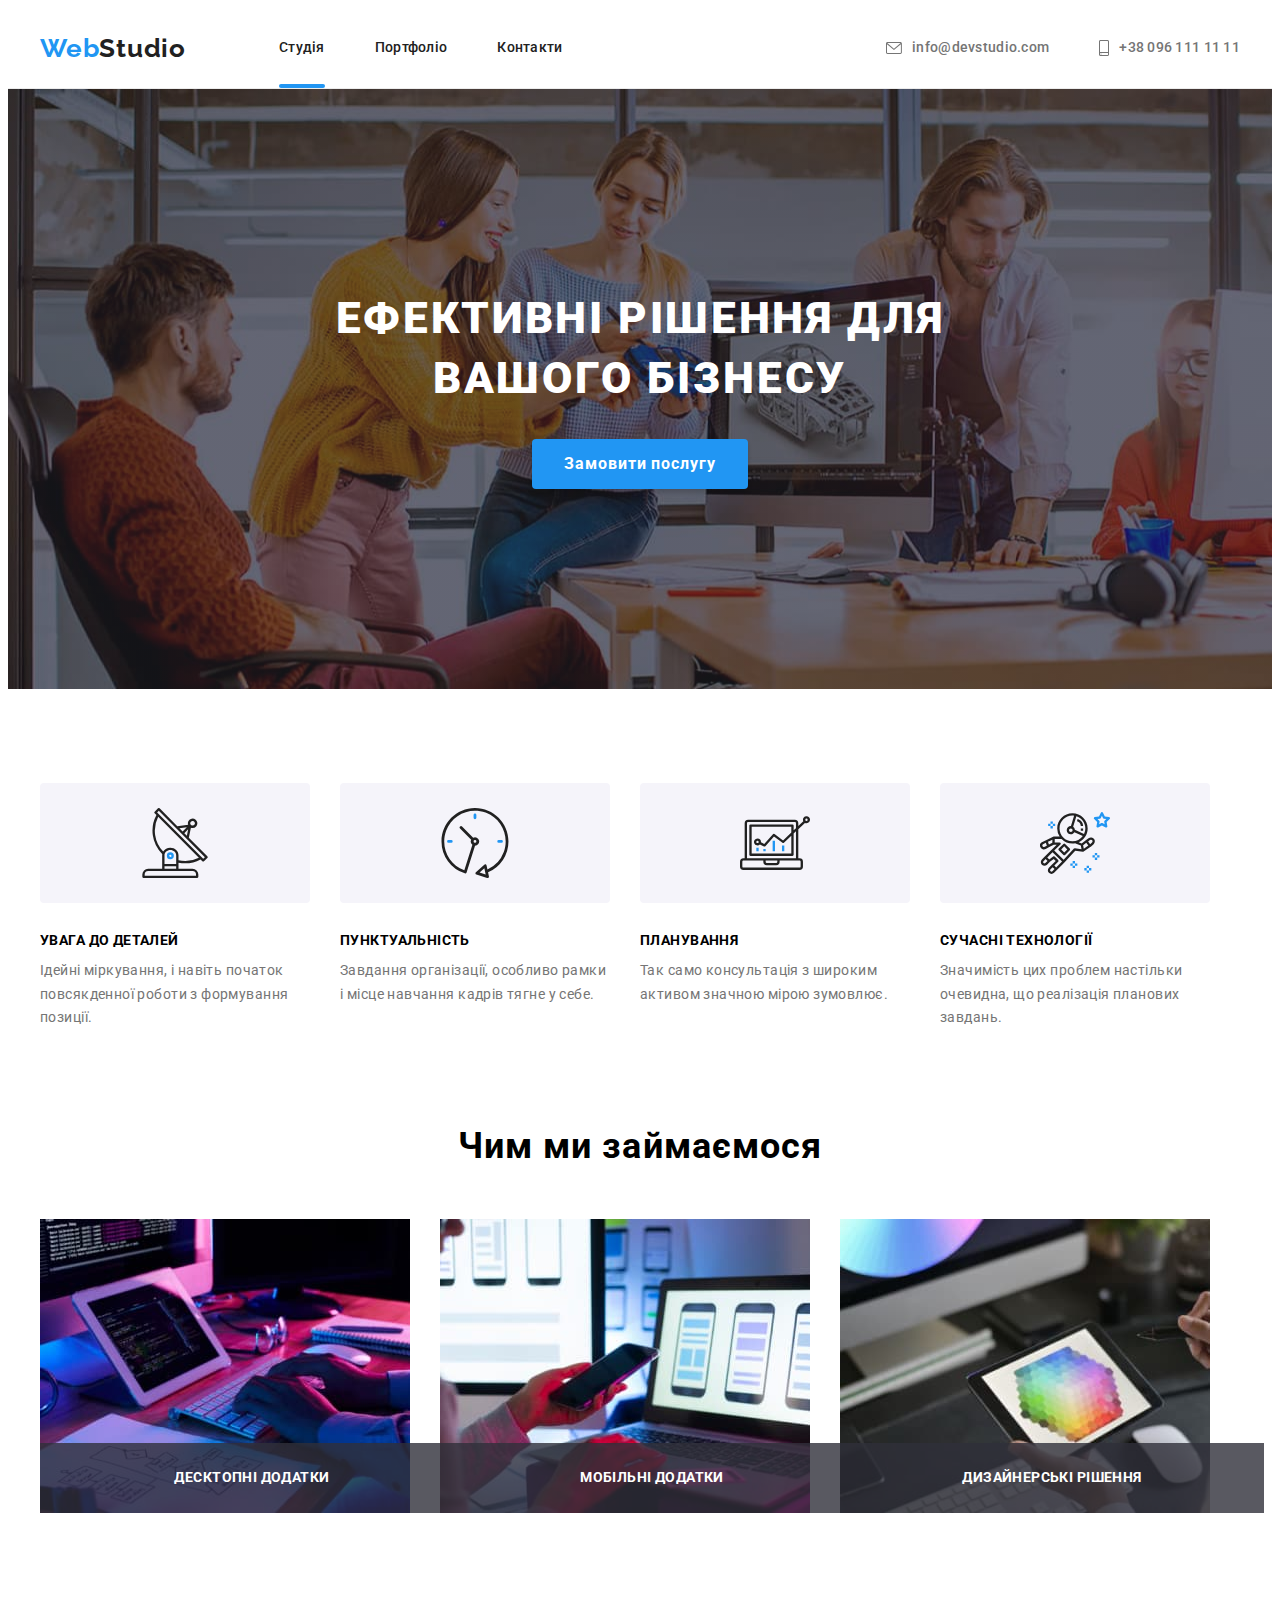
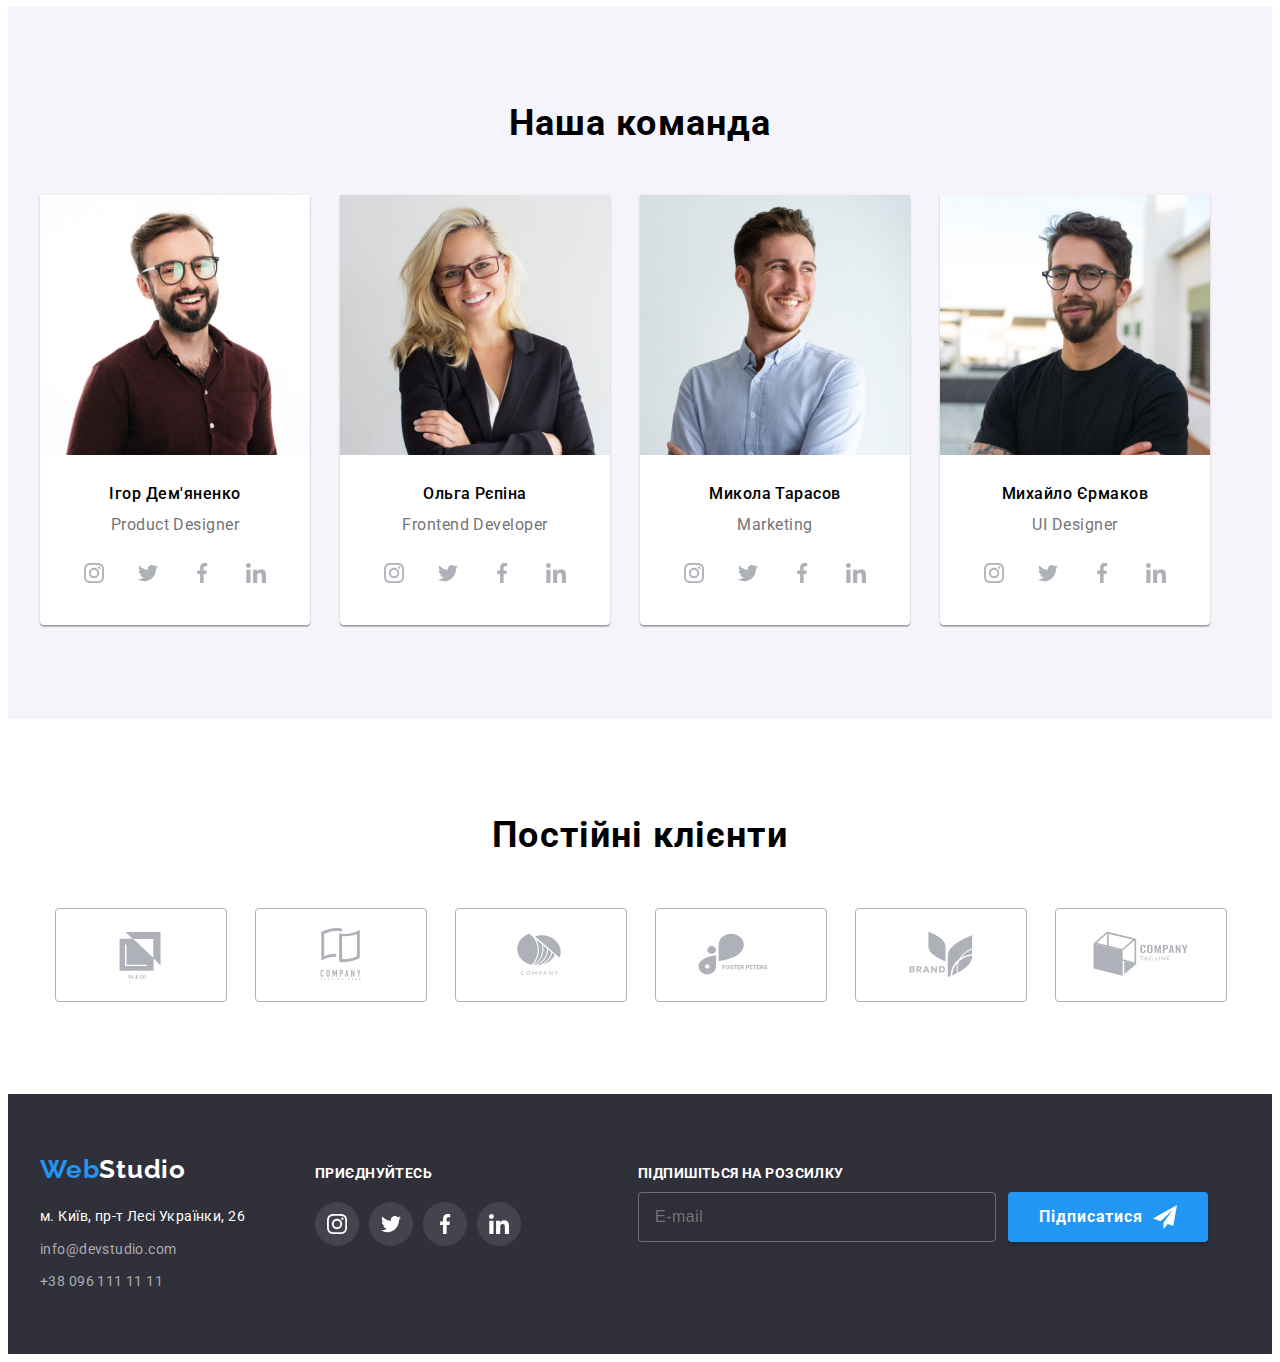
<file: index.html>
<!DOCTYPE html>
<html lang="uk">

<head>
    <meta charset="UTF-8">
    <meta http-equiv="X-UA-Compatible" content="IE=edge">
    <meta name="viewport" content="width=device-width, initial-scale=1.0">
    <title>WebStudio</title>
    <link rel="stylesheet" href="https://cdnjs.cloudflare.com/ajax/libs/modern-normalize/1.1.0/modern-normalize.min.css"
        integrity="sha512-wpPYUAdjBVSE4KJnH1VR1HeZfpl1ub8YT/NKx4PuQ5NmX2tKuGu6U/JRp5y+Y8XG2tV+wKQpNHVUX03MfMFn9Q=="
        crossorigin="anonymous" referrerpolicy="no-referrer" />
    <link
        href="https://fonts.googleapis.com/css2?family=Raleway:wght@700&family=Roboto:wght@400;500;700;900&display=swap"
        rel="stylesheet">
    <link rel="stylesheet" href="./css/styles.css">
</head>

<body>
    <header class="header">
        <div class="container header-container">
            <a href="./index.html" class="logo">Web<span class="logo-black">Studio</span></a>
            <nav class="navigation">
                <ul class="header-nav">
                    <li class="header-nav-item">
                        <a class="header-nav-link is-active" href="./index.html">Студія</a>
                    </li>
                    <li class="header-nav-item">
                        <a class="header-nav-link" href="./portfolio.html">Портфоліо</a>
                    </li>
                    <li class="header-nav-item">
                        <a class="header-nav-link" href="#">Контакти</a>
                    </li>
                </ul>
            </nav>
            <ul class="header-contact-list">
                <li class="header-contact">
                    <a class="header-contact-mail" href="mailto:info@devstudio.com">
                        <svg class="header-icon-envelope" weight="16" height="12">
                            <use href="./images/icons.svg#icon-envelope"></use>
                        </svg>info@devstudio.com</a>
                </li>
                <li class="header-contact">
                    <a class="header-contact-telephon" href="tel:+380961111111">
                        <svg class="header-icon-tel" weight="10" height="16">
                            <use href="./images/icons.svg#icon-smartphone"></use>
                        </svg>+38 096 111 11 11</a>
                </li>
            </ul>
        </div>
    </header>

    <main class="main">
        <section class="main-page">
            <div class="container">
                <h1>Ефективні рішення для <br /> вашого бізнесу</h1>
                <button class="button" type="button" data-modal-open>Замовити послугу</button>
            </div>
        </section>

        <section class="benefits">
            <div class="container">
                <ul class="benefits-list">
                    <li>
                        <div class="benefits-list-div">
                            <div class="benefits-list-icon">
                                <svg class="benefits-icon" weight="70" height="70">
                                    <use href="./images/icons.svg#icon-antenna"></use>
                                </svg>
                            </div>
                            <h3>УВАГА ДО ДЕТАЛЕЙ</h3>
                            <p class="benefits-list-item">Ідейні міркування, і навіть початок повсякденної роботи з
                                формування позиції.</p>
                        </div>
                    </li>

                    <li>
                        <div class="benefits-list-div">
                            <div class="benefits-list-icon">
                                <svg class="benefits-icon" weight="70" height="70">
                                    <use href="./images/icons.svg#icon-clock"></use>
                                </svg>
                            </div>
                            <h3>ПУНКТУАЛЬНІСТЬ</h3>
                            <p class="benefits-list-item">Завдання організації, особливо рамки і місце навчання кадрів
                                тягне у себе.</p>
                        </div>
                    </li>

                    <li>
                        <div class="benefits-list-div">
                            <div class="benefits-list-icon">
                                <svg class="benefits-icon" weight="70" height="70">
                                    <use href="./images/icons.svg#icon-diagram"></use>
                                </svg>
                            </div>
                            <h3>ПЛАНУВАННЯ</h3>
                            <p class="benefits-list-item">Так само консультація з широким активом значною мірою
                                зумовлює.</p>
                        </div>
                    </li>

                    <li>
                        <div class="benefits-list-div">
                            <div class="benefits-list-icon">
                                <svg class="benefits-icon" weight="70" height="70">
                                    <use href="./images/icons.svg#icon-astronaut"></use>
                                </svg>
                            </div>
                            <h3>СУЧАСНІ ТЕХНОЛОГІЇ</h3>
                            <p class="benefits-list-item">Значимість цих проблем настільки очевидна, що реалізація
                                планових завдань.</p>
                        </div>
                    </li>
                </ul>
            </div>
        </section>
        <section class="about">
            <div class="container">
                <h2>Чим ми займаємося</h2>
                <ul class="about-list">
                    <li>
                        <div class="about-top-wrap">
                            <img src="./images/services1.jpg" alt="Десктопні додатки" width="370">
                            <p class="about-top-text">Десктопні додатки</p>
                        </div>
                    </li>
                    <li>
                        <div class="about-top-wrap">
                            <img src="./images/services2.jpg" alt="Мобільні додатки" width="370">
                            <p class="about-top-text">Мобільні додатки</p>
                        </div>
                    </li>
                    <li>
                        <div class="about-top-wrap">
                            <img src="./images/services3.jpg" alt="Дизайнерські рішення" width="370">
                            <p class="about-top-text">Дизайнерські рішення</p>
                        </div>
                    </li>
                </ul>
            </div>
        </section>

        <section class="team">
            <div class="container">
                <h2>Наша команда</h2>
                <ul class="team-list">
                    <li class="team-list-item">
                        <img src="./images/team1.jpg" alt="Product Designer" width="270">
                        <div class="team-list-name">
                            <h3 class="team-name">Ігор Дем'яненко</h3>
                            <p class="team-list-item-position">Product Designer</p>
                            <ul class="team-soc-list">
                                <li class="team-soc-item">
                                    <a class="team-soc-link" href="#">
                                        <svg class="team-soc-icon" weight="20" height="20">
                                            <use href="./images/icons.svg#icon-instagram"></use>
                                        </svg>
                                    </a>
                                </li>
                                <li class="team-soc-item">
                                    <a class="team-soc-link" href="#">
                                        <svg class="team-soc-icon" weight="20" height="20">
                                            <use href="./images/icons.svg#icon-twitter"></use>
                                        </svg>
                                    </a>
                                </li>
                                <li class="team-soc-item">
                                    <a class="team-soc-link" href="#">
                                        <svg class="team-soc-icon" weight="20" height="20">
                                            <use href="./images/icons.svg#icon-facebook"></use>
                                        </svg>
                                    </a>
                                </li>
                                <li class="team-soc-item">
                                    <a class="team-soc-link" href="#">
                                        <svg class="team-soc-icon" weight="20" height="20">
                                            <use href="./images/icons.svg#icon-linkedin"></use>
                                        </svg>
                                    </a>
                                </li>
                            </ul>
                        </div>
                    </li>

                    <li class="team-list-item">
                        <img src="./images/team2.jpg" alt="Frontend Developer" width="270">
                        <div class="team-list-name">
                            <h3 class="team-name">Ольга Рєпіна</h3>
                            <p class="team-list-item-position">Frontend Developer</p>
                            <ul class="team-soc-list">
                                <li class="team-soc-item">
                                    <a class="team-soc-link" href="#">
                                        <svg class="team-soc-icon" weight="20" height="20">
                                            <use href="./images/icons.svg#icon-instagram"></use>
                                        </svg>
                                    </a>
                                </li>
                                <li class="team-soc-item">
                                    <a class="team-soc-link" href="#">
                                        <svg class="team-soc-icon" weight="20" height="20">
                                            <use href="./images/icons.svg#icon-twitter"></use>
                                        </svg>
                                    </a>
                                </li>
                                <li class="team-soc-item">
                                    <a class="team-soc-link" href="#">
                                        <svg class="team-soc-icon" weight="20" height="20">
                                            <use href="./images/icons.svg#icon-facebook"></use>
                                        </svg>
                                    </a>
                                </li>
                                <li class="team-soc-item">
                                    <a class="team-soc-link" href="#">
                                        <svg class="team-soc-icon" weight="20" height="20">
                                            <use href="./images/icons.svg#icon-linkedin"></use>
                                        </svg>
                                    </a>
                                </li>
                            </ul>
                        </div>
                    </li>

                    <li class="team-list-item">
                        <img src="./images/team3.jpg" alt="Marketing" width="270">
                        <div class="team-list-name">
                            <h3 class="team-name">Микола Тарасов</h3>
                            <p class="team-list-item-position">Marketing</p>
                            <ul class="team-soc-list">
                                <li class="team-soc-item">
                                    <a class="team-soc-link" href="#">
                                        <svg class="team-soc-icon" weight="20" height="20">
                                            <use href="./images/icons.svg#icon-instagram"></use>
                                        </svg>
                                    </a>
                                </li>
                                <li class="team-soc-item">
                                    <a class="team-soc-link" href="#">
                                        <svg class="team-soc-icon" weight="20" height="20">
                                            <use href="./images/icons.svg#icon-twitter"></use>
                                        </svg>
                                    </a>
                                </li>
                                <li class="team-soc-item">
                                    <a class="team-soc-link" href="#">
                                        <svg class="team-soc-icon" weight="20" height="20">
                                            <use href="./images/icons.svg#icon-facebook"></use>
                                        </svg>
                                    </a>
                                </li>
                                <li class="team-soc-item">
                                    <a class="team-soc-link" href="#">
                                        <svg class="team-soc-icon" weight="20" height="20">
                                            <use href="./images/icons.svg#icon-linkedin"></use>
                                        </svg>
                                    </a>
                                </li>
                            </ul>
                        </div>
                    </li>

                    <li class="team-list-item">
                        <img src="./images/team4.jpg" alt="UI Designer" width="270">
                        <div class="team-list-name">
                            <h3 class="team-name">Михайло Єрмаков</h3>
                            <p class="team-list-item-position">UI Designer</p>
                            <ul class="team-soc-list">
                                <li class="team-soc-item">
                                    <a class="team-soc-link" href="#">
                                        <svg class="team-soc-icon" weight="20" height="20">
                                            <use href="./images/icons.svg#icon-instagram"></use>
                                        </svg>
                                    </a>
                                </li>
                                <li class="team-soc-item">
                                    <a class="team-soc-link" href="#">
                                        <svg class="team-soc-icon" weight="20" height="20">
                                            <use href="./images/icons.svg#icon-twitter"></use>
                                        </svg>
                                    </a>
                                </li>
                                <li class="team-soc-item">
                                    <a class="team-soc-link" href="#">
                                        <svg class="team-soc-icon" weight="20" height="20">
                                            <use href="./images/icons.svg#icon-facebook"></use>
                                        </svg>
                                    </a>
                                </li>
                                <li class="team-soc-item">
                                    <a class="team-soc-link" href="#">
                                        <svg class="team-soc-icon" weight="20" height="20">
                                            <use href="./images/icons.svg#icon-linkedin"></use>
                                        </svg>
                                    </a>
                                </li>
                            </ul>
                        </div>
                    </li>
                </ul>
            </div>
        </section>
        <section class="clients">
            <div class="container">
                <h2>Постійні клієнти</h2>
                <ul class="clients-list">
                    <li class="clients-item">
                        <a class="clients-list-icon" href="#">
                            <svg class="clients-icon" weight="106" height="60">
                                <use href="./images/icons.svg#icon-Logo-client-1"></use>
                            </svg>
                        </a>
                    </li>
                    <li class="clients-item">
                        <a class="clients-list-icon" href="#">
                            <svg class="clients-icon" weight="106" height="60">
                                <use href="./images/icons.svg#icon-Logo-client-2"></use>
                            </svg>
                        </a>
                    </li>
                    <li class="clients-item">
                        <a class="clients-list-icon" href="#">
                            <svg class="clients-icon" weight="106" height="60">
                                <use href="./images/icons.svg#icon-Logo-client-3"></use>
                            </svg>
                        </a>
                    </li>
                    <li class="clients-item">
                        <a class="clients-list-icon" href="#">
                            <svg class="clients-icon" weight="106" height="60">
                                <use href="./images/icons.svg#icon-Logo-client-4"></use>
                            </svg>
                        </a>
                    </li>
                    <li class="clients-item">
                        <a class="clients-list-icon" href="#">
                            <svg class="clients-icon" weight="106" height="60">
                                <use href="./images/icons.svg#icon-Logo-client-5"></use>
                            </svg>
                        </a>
                    </li>
                    <li class="clients-item">
                        <a class="clients-list-icon" href="#">
                            <svg class="clients-icon" weight="106" height="60">
                                <use href="./images/icons.svg#icon-Logo-client-6"></use>
                            </svg>
                        </a>
                    </li>

                </ul>
            </div>

        </section>
    </main>

    <footer class="footer">
        <div class="container footer-contact">
            <div>
                <a href="./index.html" class="logo">Web<span class="logo-white">Studio</span></a>
                <address class="address">
                    <ul class="footer-list">
                        <li class="footer-list-item">
                            <a class="footer-list-address" href="https://goo.gl/maps/Ho3wG8sWeTobhvEv7" target="_blank"
                                rel="noopener noreferrer">м. Київ,
                                пр-т Лесі Українки, 26</a>
                        </li>
                        <li class="footer-list-item">
                            <a class="footer-list-contact" href="mailto:info@devstudio.com">info@devstudio.com</a>
                        </li>
                        <li>
                            <a class="footer-list-contact" href="tel:+380961111111">+38 096 111 11 11</a>
                        </li>
                    </ul>
                </address>
            </div>

            <div class="footer-soc-contact">
                <h3 class="footer-soc">приєднуйтесь</h3>
                <ul class="footer-soc-list">
                    <li class="footer-soc-item">
                        <a class="footer-soc-link" href="#">
                            <svg class="footer-soc-icon" weight="20" height="20">
                                <use href="./images/icons.svg#icon-instagram"></use>
                            </svg>
                        </a>
                    </li>
                    <li class="footer-soc-item">
                        <a class="footer-soc-link" href="#">
                            <svg class="footer-soc-icon" weight="20" height="20">
                                <use href="./images/icons.svg#icon-twitter"></use>
                            </svg>
                        </a>
                    </li>
                    <li class="footer-soc-item">
                        <a class="footer-soc-link" href="#">
                            <svg class="footer-soc-icon" weight="20" height="20">
                                <use href="./images/icons.svg#icon-facebook"></use>
                            </svg>
                        </a>
                    </li>
                    <li class="footer-soc-item">
                        <a class="footer-soc-link" href="#">
                            <svg class="footer-soc-icon" weight="20" height="20">
                                <use href="./images/icons.svg#icon-linkedin"></use>
                            </svg>
                        </a>
                    </li>
                </ul>
            </div>

            <div class="footer-sing-up">
                <h3 class="footer-soc">Підпишіться на розсилку</h3> 
                <form action="#" class="footer-form">
                    <input type="text" class="footer-input" name="user-email" id="user-email" placeholder="E-mail" required>
                    <button type="submit" class="footer-button">Підписатися 
                        <svg class="footer-button-icon" weight="24" height="24">
                            <use href="./images/icons.svg#icon-icon-send"></use>
                        </svg>
                    </button>
                </form>
            </div>
            
        </div>
    </footer>
    <div class="backdrop is-hidden" data-modal>
        <div class="modal">
            <button type="button" class="modal-close" data-modal-close>
                <svg class="modal-close-icon" weight="14" height="14">
                    <use href="./images/icons.svg#icon-close-black"></use>
                </svg>
            </button>
            <p class="modal-title">Залиште свої дані, ми вам передзвонимо</p>
            <form action="#" class="modal-form">
                <div class="user-inform">
                    <label for="user-name" class="input-label">Ім'я</label>
                    <div class="input-wrapper">
                        <input type="text" class="modal-input" name="user-name" id="user-name" required>
                        <svg class="modal-icon" weight="18" height="18">
                            <use href="./images/icons.svg#icon-person-black"></use>
                        </svg>
                    </div>
                </div>

                <div class="user-inform">
                    <label for="user-tel" class="input-label">Телефон</label>
                    <div class="input-wrapper">
                        <input type="text" class="modal-input" name="user-tel" id="user-tel" required>
                        <svg class="modal-icon" weight="18" height="18">
                            <use href="./images/icons.svg#icon-phone-black"></use>
                        </svg>
                    </div>
                </div>

                <div class="user-inform">
                    <label for="user-email" class="input-label">Пошта</label>
                    <div class="input-wrapper">
                        <input type="text" class="modal-input" name="user-email" id="user-email" required>
                        <svg class="modal-icon" weight="18" height="18">
                            <use href="./images/icons.svg#icon-email-black"></use>
                        </svg>
                    </div>
                </div>

                <div class="user-comment">
                    <label for="user-comment" class="input-label">Коментар</label>
                    <textarea name="comment" id="user-comment" placeholder="Введіть текст"
                    class="modal-comment"></textarea>
                </div>

                <div class="terms">
                    <input type="checkbox" name="terms" id="terms" class="modal-check hide"/>
                   
                    <label for="terms" class="modal-terms-input">
                        <span>
                            <svg class="check-icon" wight="16" height="15">
                                <use href="./images/icons.svg#icon-check"></use>
                            </svg>
                        </span>
                     Погоджуюся з розсилкою та приймаю <a href="#" class="modal-terms">Умови договору</a></label>
                </div>

                <button type="submit" class="modal-button">Відправити</button>
            </form>
        </div>
    </div>
    <script src="./js/modal.js"></script>
</body>

</html>
</file>
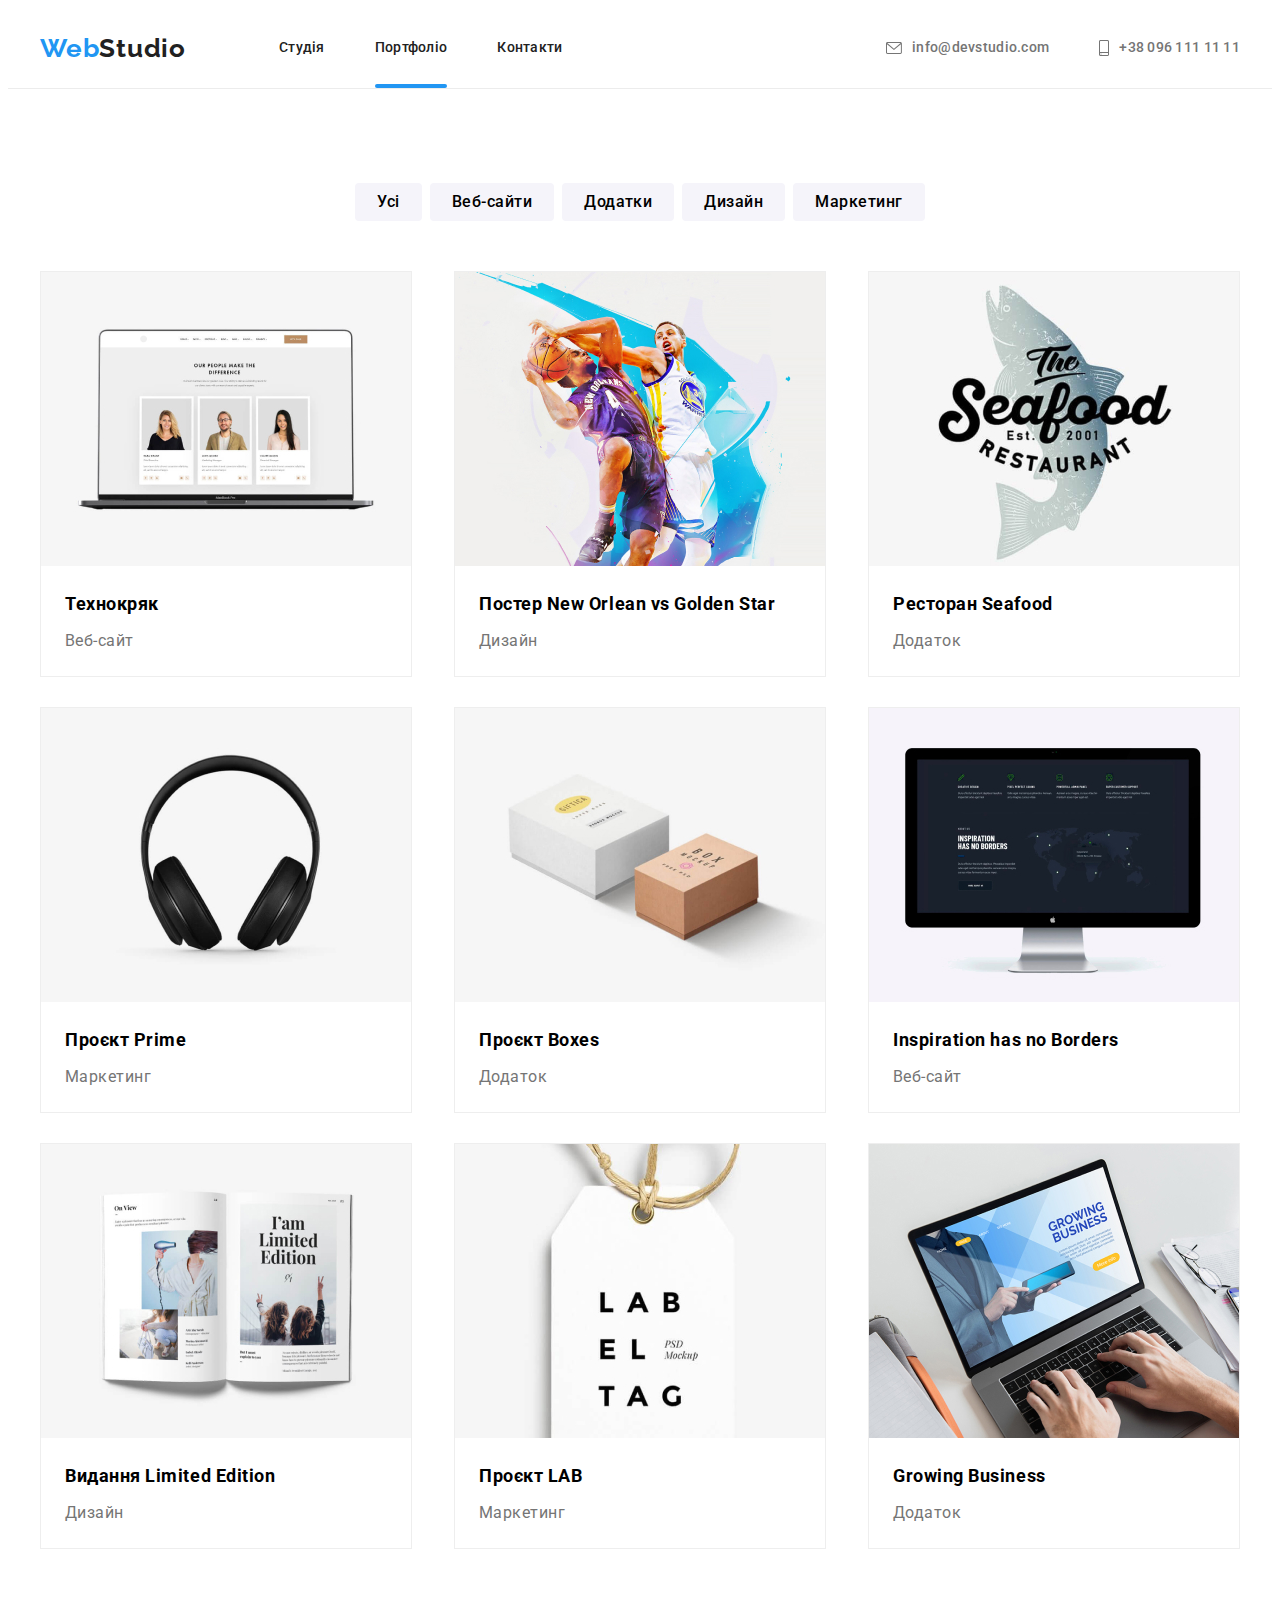
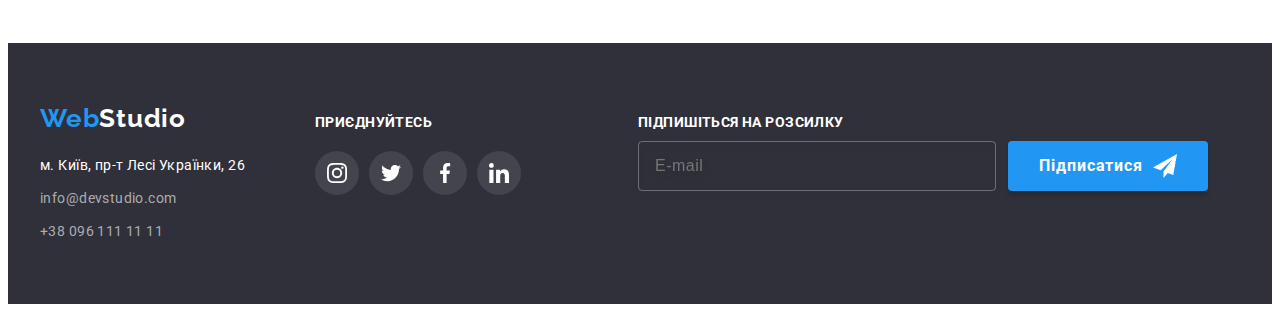
<file: portfolio.html>
<!DOCTYPE html>
<html lang="uk">
<head>
    <meta charset="UTF-8">
    <meta http-equiv="X-UA-Compatible" content="IE=edge">
    <meta name="viewport" content="width=device-width, initial-scale=1.0">
    <title>Portfolio</title>
    <link rel="stylesheet" href="./css/styles.css">
    <link href="https://fonts.googleapis.com/css2?family=Raleway:wght@700&family=Roboto:wght@400;500;700;900&display=swap" rel="stylesheet">
    <link rel="stylesheet" href="https://cdnjs.cloudflare.com/ajax/libs/modern-normalize/1.1.0/modern-normalize.min.css" integrity="sha512-wpPYUAdjBVSE4KJnH1VR1HeZfpl1ub8YT/NKx4PuQ5NmX2tKuGu6U/JRp5y+Y8XG2tV+wKQpNHVUX03MfMFn9Q==" crossorigin="anonymous" referrerpolicy="no-referrer" />
</head>
<body>
    <header class="header">
        <div class="container header-container">
            <a href="./index.html" class="logo">Web<span class="logo-black">Studio</span></a>
            <nav class="navigation">
                <ul class="header-nav">
                    <li class="header-nav-item">
                        <a class="header-nav-link" href="./index.html">Студія</a>
                    </li>
                    <li class="header-nav-item">
                        <a class="header-nav-link is-active" href="./portfolio.html">Портфоліо</a>
                    </li>
                    <li class="header-nav-item">
                        <a class="header-nav-link" href="#">Контакти</a>
                    </li>
                </ul>
            </nav>
            <ul class="header-contact-list">
                <li class="header-contact">
                    <a class="header-contact-mail" href="mailto:info@devstudio.com">
                        <svg class="header-icon-envelope" weight="16" height="12">
                        <use href="./images/icons.svg#icon-envelope"></use>
                        </svg>info@devstudio.com</a>
                </li>
                <li class="header-contact">
                    <a class="header-contact-telephon" href="tel:+380961111111">
                        <svg class="header-icon-tel" weight="10" height="16">
                        <use href="./images/icons.svg#icon-smartphone"></use>
                    </svg>+38 096 111 11 11</a>
                </li>
            </ul>
        </div>
    </header>

    <main>
        <section class="main-portfolio">
            <div class="container">
                <ul class="portfolio-button-list">
                        <li>
                            <button type="button" class="portfolio-button">Усі</button>
                        </li>
                        <li>
                            <button type="button" class="portfolio-button">Веб-сайти</button>
                        </li>
                        <li>
                            <button type="button" class="portfolio-button">Додатки</button>
                        </li>
                        <li>
                            <button type="button" class="portfolio-button">Дизайн</button>
                        </li>
                        <li>
                            <button type="button" class="portfolio-button">Маркетинг</button>
                        </li>
                </ul>

                <ul class="portfolio-list">
                        <li class="portfolio-list-item">
                            <div class="portfolio-top-wrap">
                                <img src="./images/portfolio1.jpg" alt="Технокряк" width="370px">
                                <p class="portfolio-top-text">Ресурс пропонує комплексні пропозиції з різним рівнем функціоналу та сервісів. Все це дозволить відвідувачу отримати вичерпні відомості про компанію чи приватну особу.</p>
                            </div>
                            <div class="portfolio-list-text">
                                <h5>Технокряк</h5>
                                <p class="portfolio-list-type">Веб-сайт</p>
                            </div>
                        </li>
                        <li class="portfolio-list-item">
                            <div class="portfolio-top-wrap">
                                <img src="./images/portfolio2.jpg" alt="Постер New Orlean vs Golden Star" width="370px">
                                <p class="portfolio-top-text">Ресурс пропонує комплексні пропозиції з різним рівнем функціоналу та сервісів. Все це дозволить відвідувачу отримати вичерпні відомості про компанію чи приватну особу.</p>
                            </div>
                            <div class="portfolio-list-text">
                                <h5>Постер New Orlean vs Golden Star</h5>
                                <p class="portfolio-list-type">Дизайн</p>
                            </div>
                        </li>
                        <li class="portfolio-list-item">
                            <div class="portfolio-top-wrap">
                                <img src="./images/portfolio3.jpg" alt="Ресторан Seafood" width="370px">
                                <p class="portfolio-top-text">Ресурс пропонує комплексні пропозиції з різним рівнем функціоналу та сервісів. Все це дозволить відвідувачу отримати вичерпні відомості про компанію чи приватну особу.</p>
                            </div>
                            <div class="portfolio-list-text">
                                <h5>Ресторан Seafood</h5>
                                <p class="portfolio-list-type">Додаток</p>
                            </div>
                        </li>
                        <li class="portfolio-list-item">
                            <div class="portfolio-top-wrap">
                                <img src="./images/portfolio4.jpg" alt="Проєкт Prime" width="370px">
                                <p class="portfolio-top-text">Ресурс пропонує комплексні пропозиції з різним рівнем функціоналу та сервісів. Все це дозволить відвідувачу отримати вичерпні відомості про компанію чи приватну особу.</p>
                            </div>
                            <div class="portfolio-list-text">
                                <h5>Проєкт Prime</h5>
                                <p class="portfolio-list-type">Маркетинг</p>
                            </div>
                        </li>
                        <li class="portfolio-list-item">
                            <div class="portfolio-top-wrap">
                                <img src="./images/portfolio5.jpg" alt="Проєкт Boxes" width="370px">
                                <p class="portfolio-top-text">Ресурс пропонує комплексні пропозиції з різним рівнем функціоналу та сервісів. Все це дозволить відвідувачу отримати вичерпні відомості про компанію чи приватну особу.</p>
                            </div>
                            <div class="portfolio-list-text">
                                <h5>Проєкт Boxes</h5>
                                <p class="portfolio-list-type">Додаток</p>
                            </div>
                        </li>
                        <li class="portfolio-list-item">
                            <div class="portfolio-top-wrap">
                                <img src="./images/portfolio6.jpg" alt="Inspiration has no Borders" width="370px">
                                <p class="portfolio-top-text">Ресурс пропонує комплексні пропозиції з різним рівнем функціоналу та сервісів. Все це дозволить відвідувачу отримати вичерпні відомості про компанію чи приватну особу.</p>
                            </div>
                            <div class="portfolio-list-text">
                                <h5>Inspiration has no Borders</h5>
                                <p class="portfolio-list-type">Веб-сайт</p>
                            </div>
                        </li>
                        <li class="portfolio-list-item">
                            <div class="portfolio-top-wrap">
                                <img src="./images/portfolio7.jpg" alt="Видання Limited Edition" width="370px">
                                <p class="portfolio-top-text">Ресурс пропонує комплексні пропозиції з різним рівнем функціоналу та сервісів. Все це дозволить відвідувачу отримати вичерпні відомості про компанію чи приватну особу.</p>
                            </div>
                            <div class="portfolio-list-text">
                                <h5>Видання Limited Edition</h5>
                                <p class="portfolio-list-type">Дизайн</p>
                            </div>
                        </li>
                        <li class="portfolio-list-item">
                            <div class="portfolio-top-wrap">
                                <img src="./images/portfolio8.jpg" alt="Проєкт LAB" width="370px">
                                <p class="portfolio-top-text">Ресурс пропонує комплексні пропозиції з різним рівнем функціоналу та сервісів. Все це дозволить відвідувачу отримати вичерпні відомості про компанію чи приватну особу.</p>
                            </div>
                            <div class="portfolio-list-text">
                                <h5>Проєкт LAB</h5>
                                <p class="portfolio-list-type">Маркетинг</p>
                            </div>
                        </li>
                        <li class="portfolio-list-item">
                            <div class="portfolio-top-wrap">
                                <img src="./images/portfolio9.jpg" alt="Growing Business" width="370px">
                                <p class="portfolio-top-text">Ресурс пропонує комплексні пропозиції з різним рівнем функціоналу та сервісів. Все це дозволить відвідувачу отримати вичерпні відомості про компанію чи приватну особу.</p>
                            </div>
                            <div class="portfolio-list-text">
                                <h5>Growing Business</h5>
                                <p class="portfolio-list-type">Додаток</p>
                            </div>
                        </li>
                </ul>
            </div>
        </section>
    </main>

    <footer class="footer">
        <div class="container footer-contact">
            <div>
                <a href="./index.html" class="logo">Web<span class="logo-white">Studio</span></a>
                <address class="address">
                    <ul class="footer-list">
                        <li class="footer-list-item">
                            <a class="footer-list-address" href="https://goo.gl/maps/Ho3wG8sWeTobhvEv7" target="_blank" rel="noopener noreferrer">м. Київ,
                                пр-т Лесі Українки, 26</a>
                        </li>
                        <li class="footer-list-item">
                            <a class="footer-list-contact" href="mailto:info@devstudio.com">info@devstudio.com</a>
                        </li>
                        <li>
                            <a class="footer-list-contact" href="tel:+380961111111">+38 096 111 11 11</a>
                        </li>
                    </ul>
                </address>
            </div>
            
            <div class="footer-soc-contact">
                <h3 class="footer-soc">приєднуйтесь</h3>
                <ul class="footer-soc-list">
                    <li class="footer-soc-item">
                        <a class="footer-soc-link" href="#">
                            <svg class="footer-soc-icon" weight="20" height="20">
                                <use href="./images/icons.svg#icon-instagram"></use>
                            </svg>
                        </a>
                    </li>
                    <li class="footer-soc-item">
                        <a class="footer-soc-link" href="#">
                            <svg class="footer-soc-icon" weight="20" height="20">
                                <use href="./images/icons.svg#icon-twitter"></use>
                            </svg>
                        </a>
                    </li>
                    <li class="footer-soc-item">
                        <a class="footer-soc-link" href="#">
                            <svg class="footer-soc-icon" weight="20" height="20">
                                <use href="./images/icons.svg#icon-facebook"></use>
                            </svg>
                        </a>
                    </li>
                    <li class="footer-soc-item">
                        <a class="footer-soc-link" href="#">
                            <svg class="footer-soc-icon" weight="20" height="20">
                                <use href="./images/icons.svg#icon-linkedin"></use>
                            </svg>
                        </a>
                    </li>
                </ul>
            </div>
            <div class="footer-sing-up">
                <h3 class="footer-soc">Підпишіться на розсилку</h3> 
                <form action="#" class="footer-form">
                    <input type="text" class="footer-input" name="user-email" id="user-email" placeholder="E-mail" required>
                    <button type="submit" class="footer-button">Підписатися 
                        <svg class="footer-button-icon" weight="24" height="24">
                            <use href="./images/icons.svg#icon-icon-send"></use>
                        </svg>
                    </button>
                </form>
            </div>
        </div>
    </footer>
</body>
</html>
</file>
<file: css/styles.css>
h1, 
h2, 
h3, 
h4, 
h5,
p {
margin: 0;
}

address {
    font-style: normal; 
}

body {
    font-family: 'Roboto', sans-serif;
}

body a{
    text-decoration: none;
    color: #212121;}

body a,
body a *,
body button,
body button * {
    transition-duration: 250ms;
    transition-timing-function: cubic-bezier(0.4, 0, 0.2, 1);
}

ul {
    list-style: none;
    margin: 0;
    padding: 0;
}

.hide {
    border: 0;
    clip: rect(1px, 1px, 1px, 1px);
    -webkit-clip-path: insent(50%);
    clip-path: inset(50%);
    height: 1px;
    margin: -1px;
    overflow: hidden;
    padding: 0;
    position: absolute;
    width: 1px;
    word-wrap: normal !important;
}
.container {
    width: 1200px;
    padding-left: 15px;
    padding-right: 15px;
    margin: 0 auto;
}

img {
    display: block;
    max-height: 100%;
    height: auto;
}
button {
    cursor: pointer;
}

/*header*/ 

.header {
    background-color: #FFFFFF;
    /* padding-top: 24px; */
    /* padding-bottom: 25px;  */
    border-bottom: 1px solid #ECECEC;
}
.header-container {
    display: flex;
    align-items: center;
}

.logo {
    font-family: 'Raleway';
    font-style: normal;
    font-weight: 700;
    font-size: 26px;
    line-height: 1.19;
    letter-spacing: 0.03em;
    color: #2196F3;
}
.logo-black {
    color: #212121;
}
.navigation {
    margin-right: auto;
    margin-left: 93px;
}
.header-nav {
    display: flex;
    gap: 50px;
    position: relative;
}
.header-nav-link:hover,
.header-nav-link:focus {
    color: #2196F3;
}
.header-nav-item .is-active::after {
    position: absolute;
    display: block;
    content: '';
    bottom: 0;
    width: 100%;
    height: 4px;
    background: #2196F3;
    border-radius: 2px;
}
.header-nav-item {
    display: flex;
    position: relative;
}
.header-nav-link {
    font-weight: 500;
    font-size: 14px;
    line-height: 1.14;
    letter-spacing: 0.02em;
    padding: 32px 0;
}
.header-contact-list {
    display: flex;
    gap: 50px;
}
.header-contact{
    font-weight: 500;
    font-size: 14px;
    line-height: 1.14;
    letter-spacing: 0.02em; 
}

.header-contact-telephon {
}

.header-contact-mail,
.header-contact-telephon {
    color: #757575;
    display: flex;
    align-items: center;
}

.header-contact-mail:hover,
.header-contact-mail:focus,
.header-contact-telephon:hover,
.header-contact-telephon:focus {
    color: #2196F3;
}

.header-contact-list .header-contact-mail:hover .header-icon-envelope,
.header-contact-list .header-contact-mail:focus .header-icon-envelope,
.header-contact-list .header-contact-telephon:hover .header-icon-tel,
.header-contact-list .header-contact-telephon:focus .header-icon-tel {
    fill: #2196F3;
}

.header-icon-envelope {
    fill: #757575;
    margin-right: 10px;
    width: 16px;

}
.header-icon-tel {
    fill: #757575;
    width: 10px;
    margin-right: 10px;
}


/*main*/ 

.main {
}

.main-page {
    background-image: linear-gradient(
        rgba(47, 48, 58, 0.4),
        rgba(47, 48, 58, 0.4)),
        url(../images/main_page.jpg);
    padding-top: 200px;
    padding-bottom: 200px;

}
h1 {
    font-weight: 900;
    font-size: 44px;
    line-height: 1.36;
    letter-spacing: 0.06em;
    text-align: center;
    color: #FFFFFF;
    text-transform: uppercase;
    margin-bottom: 30px;
}
.button {
    font-family: 'Roboto', sans-serif;
    font-weight: 700;
    font-size: 16px;
    line-height: 30px;
    display: flex;
    align-items: center;
    text-align: center;
    letter-spacing: 0.06em;
    color: #FFFFFF;
    background: #2196F3;
    box-shadow: 0px 4px 4px rgba(0, 0, 0, 0.15);
    border-radius: 4px;
    cursor: pointer;
    border: none;
    display: block;
    margin: 0 auto;
    padding: 10px 32px;
}

.benefits {
    padding-top: 94px;
    padding-bottom: 94px;
}
.benefits-list {
    display: flex;
    gap: 30px;
}
.benefits-list-div {
    width: 270px;
    
}
.benefits-list-item {
    font-size: 14px;
    line-height: 1.71;
    letter-spacing: 0.03em;
    color: #757575;
}
.benefits-list-icon {
    display: flex;
    justify-content: center;
    align-items: center;
    height: 120px;
    background: #F5F4FA;
    border-radius: 4px; 
    margin-bottom: 30px;
}
.benefits-icon {
    width: 70px;
    height: 70px;
}
h3 {
    font-weight: 700;
    font-size: 14px;
    line-height: 1.14;
    letter-spacing: 0.03em;
    text-transform: uppercase; 
    margin-bottom: 10px;   
}

.about {
    padding-bottom: 94px;
}
h2 {
    font-weight: 700;
    font-size: 36px;
    line-height: 1.23;
    text-align: center;
    letter-spacing: 0.03em;
}
.about-list {
    display: flex;
    justify: space-between;
    gap: 30px;
    margin-top: 50px;
}
.about-top-wrap {
    position: relative;
}
.about-top-text {
    position: absolute;
    bottom: 0;
    background: rgba(47, 48, 58, 0.8);
    font-weight: 700;
    font-size: 14px;
    line-height: 1.14;
    text-align: center;
    letter-spacing: 0.03em;
    text-transform: uppercase;
    color: #FFFFFF;
    width: 100%;
    padding: 27px;
    text-align: center;
}
.team {
    background: #F5F4FA;
    padding-top: 94px;
    padding-bottom: 94px;
}
.team-list {
    display: flex;
    justify: space-between;
    gap: 30px;
    margin-top: 50px;
}
.team-list-item {
    background-color: #FFFFFF;
    box-shadow: 0px 1px 3px rgba(0, 0, 0, 0.12), 0px 1px 1px rgba(0, 0, 0, 0.14), 0px 2px 1px rgba(0, 0, 0, 0.2);
    border-radius: 0px 0px 4px 4px;
}
.team-list-name {
    text-align: center;
    padding-top: 30px;
    padding-bottom: 30px;
}
.team-name {
    text-transform: none;
    font-weight: 500;
    font-size: 16px;
    line-height: 1.18;
    letter-spacing: 0.03em;
    margin-bottom: 10px;
}
.team-list-item-position {
    font-size: 16px;
    line-height: 1.35;
    letter-spacing: 0.03em;
    color: #757575;
    margin-bottom: 16px;
}
.team-soc-list {
    display: flex;
    justify-content: center;
    gap: 10px;
}
.team-soc-item {
    width: 44px;
    height: 44px;
}
.team-soc-link {
    width: 100%;
    height: 100%;
    border-radius: 50%;
    display: flex;
    justify-content: center;
    align-items: center;
}
.team-soc-icon {
    fill: #AFB1B8;
}
.team-soc-link:hover,
.team-soc-link:focus {
    background-color: #2196F3;
}
.team-soc-link:hover .team-soc-icon,
.team-soc-link:focus .team-soc-icon {
    fill: #FFFFFF;
}

.clients {
    background: #FFFFFF;
    padding-top: 94px;
    padding-bottom: 94px;
}
.clients-list {
    margin-top: 50px;
    justify-content: center;
    gap: 30px;
    display: flex;
}
.clients-item {
    width: 170px;
    height: 92px;
}
.clients-list-icon {
    width: 100%;
    height: 100%;
    border: 1px solid #AFB1B8;
    border-radius: 4px;
    display: flex;
    justify-content: center;
    align-items: center;
}
.clients-icon {
    fill: #AFB1B8;
}

.clients-list-icon:hover,
.clients-list-icon:focus {
    border-color: #2196F3;
}
.clients-item:hover .clients-icon,
.clients-item:focus .clients-icon {
    fill: #2196F3;
}

/*footer*/ 

.footer {
    background: #2F303A;
    padding-top: 60px;
    padding-bottom: 60px;
}
.footer-contact {
    display: flex;

}
.logo-white {
    color: #FFFFFF;
    margin-bottom: 20px;
}
.address{
    margin-top: 20px;
}
.footer-list {
}
.footer-list-item {
    margin-bottom: 9px;
}
.footer-list-address,
.footer-list-contact {
    font-style: normal;
    font-size: 14px;
    line-height: 1.71;
    letter-spacing: 0.03em;
    color: #FFFFFF;
}
.footer-list-contact {
    color: #ACACB0;
}
.footer-list-item {
    color: #ACACB0;
}
.footer-list-address:hover,
.footer-list-address:focus,
.footer-list-contact:hover,
.footer-list-contact:focus {
    color: #2196F3;
}
.footer-soc-contact {
    margin-left: 70px;
    margin-top: 12px;
}
.footer-soc {
    color: #FFFFFF;
}
.footer-soc-list {
    display: flex;
    gap: 10px;
    margin-top: 20px;
}
.footer-soc-item {
    width: 44px;
    height: 44px;
}
.footer-soc-link {
    width: 100%;
    height: 100%;
    border-radius: 50%;
    display: flex;
    justify-content: center;
    align-items: center;
    background-color: #43444D;
}
.footer-soc-icon {
    fill: #FFFFFF;
}
.footer-soc-link:hover,
.footer-soc-link:focus {
    background-color: #2196F3;
}
.footer-soc-link:hover .footer-soc-icon,
.footer-soc-link:focus .footer-soc-icon {
    fill: #FFFFFF;
}
.footer-sing-up {
    margin-top: 12px;
    margin-left: 117px; 
} 

.footer-form {
    display: flex;
}
.footer-input {
    width: 358px;
    height: 50px;
    border: 1px solid rgba(255, 255, 255, 0.3);
    filter: drop-shadow(0px 4px 4px rgba(0, 0, 0, 0.15));
    border-radius: 4px;
    background-color: transparent;
    outline: transparent;
    font-size: 16px;
    line-height: 20px;
    display: flex;
    align-items: center;
    letter-spacing: 0.03em;
    color: rgba(255, 255, 255, 0.6);
    box-sizing: border-box;
    padding: 15px 16px;
}
.footer-input:focus {
    border-color: #2196F3;
}
.footer-button {
    width: 200px;
    height: 50px;
    display: flex;
    background: #2196F3;
    box-shadow: 0px 4px 4px rgba(0, 0, 0, 0.15);
    border-radius: 4px;
    font-family: 'Roboto', sans-serif;
    font-weight: 700;
    font-size: 16px;
    line-height: 1.87;
    letter-spacing: 0.06em;
    color: #FFFFFF;
    cursor: pointer;
    border: none;
    margin: 0 auto;
    padding: 10px 28px;
    margin-left: 12px;
    margin-top: 0px; 
    align-items: center; 
    justify-content: center;
}
.footer-button:focus,
.footer-button:hover {
    background: #188CE8; 
}
.footer-button-icon {
    width: 24px;
    height: 24px;
    fill: #FFFFFF;
    align-items: center;
    margin-left: 10px;
}

/*portfolio-header*/

.portfolio-header {
    border-bottom: 1px solid #ECECEC;
}

/*portfolio-main*/ 

.main-portfolio {
    padding-top: 94px;
    padding-bottom: 94px;
}
.portfolio-button-list {
    display: flex;
    gap: 8px;
    justify-content:center;
    margin-bottom: 50px;
}
.portfolio-button {
    font-family: 'Roboto', sans-serif;
    font-style: normal;
    font-weight: 500;
    font-size: 16px;
    line-height: 1.62;
    text-align: center;
    letter-spacing: 0.03em;
    background: #F5F4FA;
    border-radius: 4px;
    cursor: pointer;
    border: none;
    margin: 0 auto;
    padding: 6px 22px;
}
.portfolio-button:hover,
.portfolio-button:focus {
    color: #FFFFFF;
    background: #2196F3;
    box-shadow: 0px 3px 1px rgba(0, 0, 0, 0.1), 0px 1px 2px rgba(0, 0, 0, 0.08), 0px 2px 2px rgba(0, 0, 0, 0.12);
} 

.portfolio-list {
    display: flex;
    flex-wrap: wrap;
    justify-content:space-between;
    gap: 30px;
}
.portfolio-list-text {
    padding: 20px 24px;
}
.portfolio-list-item {
    width: 370px;
    height: 404px;
    left: 215px;
    top: 262px;
    border: 1px solid #EEEEEE; 
}
.portfolio-list-item:hover .portfolio-top-text {
    transform: translateY(0%);
}
.portfolio-top-wrap {
    position: relative;
    overflow: hidden;
}
.portfolio-top-text {
    position: absolute;
    top: 0;
    background: rgba(33, 150, 243, 0.9);
    font-size: 18px;
    line-height: 1.55;
    letter-spacing: 0.03em;
    color: #FFFFFF;
    padding: 24px;
    height: 100%;
    display: flex;
    align-items: center;
    transform: translateY(100%);
    transition: transform 250ms;
    overflow: auto;
}
h5 {
    font-weight: 700;
    font-size: 18px;
    line-height: 2;
    letter-spacing: 0.03em;
}
.portfolio-list-type {
    font-size: 16px;
    line-height: 1.87;
    letter-spacing: 0.03em;
    color: #757575;
    margin-top: 4px;
    margin-bottom: 4px;
}
.portfolio-list-item:hover,
.portfolio-list-item:focus {
    box-shadow: 0px 1px 1px rgba(0, 0, 0, 0.12), 0px 4px 4px rgba(0, 0, 0, 0.06), 1px 4px 6px rgba(0, 0, 0, 0.16);
} 

.backdrop {
    position: fixed;
    top: 0;
    width: 100%;
    height: 100%;
    background: rgba(0, 0, 0, 0.2);
    transition: opacity 250ms linear, visibility 250ms linear;
}
.modal {
    width: 528px;
    min-height: 581px;
    background: #FFFFFF;
    box-shadow: 0px 1px 3px rgba(0, 0, 0, 0.12), 0px 1px 1px rgba(0, 0, 0, 0.14), 0px 2px 1px rgba(0, 0, 0, 0.2);
    border-radius: 4px;
    position: absolute;
    top: 50%;
    left: 50%;
    transform: translate(-50%, -50%) scaleX(1);
    transition: transform 300ms linear;
    padding: 40px;
}
.backdrop.is-hidden .modal {
    transform: translate(-50%, -50%) scaleX(0);
}
.modal-close {
    width: 30px;
    height: 30px;
    background: transparent;
    border: 1px solid rgba(0, 0, 0, 0.1);
    border-radius: 50%;
    display: flex;
    align-items: center;
    justify-content: center;
    position: absolute;
    right: 8px;
    top: 8px;
}
.modal-close:focus,
.modal-close:hover {
    fill: #2196F3;
}
.modal-close-icon {  
}
.modal-title {
    font-weight: 700;
    font-size: 20px;
    line-height: 1.15px;
    text-align: center;
    letter-spacing: 0.03em;
    color: #212121;
    margin-bottom: 22px;
}
.modal-form {
    
}
.user-inform {
    margin-bottom: 10px;
}
.modal-text {
    font-size: 12px;
    line-height: 1.16;
    letter-spacing: 0.01em;
    color: #757575;
}
.input-label {
    font-size: 12px;
    line-height: 1.16;
    letter-spacing: 0.01em;
    color: #757575;
    display: block;
    position: relative;
    margin-bottom: 4px;
}
.input-wrapper {
    position: relative;
    
}
.modal-input {
    height: 40px;
    width: 100%;
    border: 1px solid rgba(33, 33, 33, 0.2);
    border-radius: 4px;
    background-color: transparent;
    padding: 12px 42px;
    outline: transparent;
}
.modal-icon {
    fill: #212121;
    position: absolute;
    left: 12px;
    top: 50%;
    transform: translateY(-50%);
    height: 18px;
    width: 18px;
}
.modal-input:focus {
    border-color: #2196F3;
}
.modal-input:focus + .modal-icon {
    fill: #2196F3;
}
.user-comment {
    margin-bottom: 20px;
}
.modal-comment {
    font-family: 'Roboto', sans-serif;
    font-style: normal;
    font-weight: 400;
    font-size: 12px;
    line-height: 1.16;
    letter-spacing: 0.01em;
    color: rgba(117, 117, 117, 0.5);
    border: 1px solid rgba(33, 33, 33, 0.2);
    border-radius: 4px; 
    padding: 12px 16px;
    width: 100%;
    min-height: 120px;
    outline: transparent;
    resize: none;
}
.modal-comment:focus {
    border-color: #2196F3;
}
.modal-terms-input {
    font-size: 14px;
    line-height: 1.71;
    letter-spacing: 0.03em;
    color: #757575;
    display: flex; 
    align-items: center;
}
.modal-terms-input span {
    width: 16px;
    height: 15px;
    border: 2px solid #212121;
    border-radius: 2px;
    margin-right: 7px;
    align-items: center;
    justify-content: center;
    fill: transparent;
    box-sizing: border-box;
    display: flex;
 }
.terms {
    display: flex;
    justify-content: center;
}
.check-icon {
 
}
.modal-check:checked + .modal-terms-input span {
    background-color: #2196F3;
    border-color: transparent;
    fill: #FFFFFF;
}
.modal-terms {
    color: #2196F3;
    text-decoration-line: underline;
}
.modal-button {
    font-family: 'Roboto', sans-serif;
    font-style: normal;
    font-weight: 700;
    font-size: 16px;
    line-height: 30px;
    display: flex;
    align-items: center;
    text-align: center;
    letter-spacing: 0.06em;
    color: #FFFFFF;
    width: 200px;
    height: 50px;
    background: #2196F3;
    border-radius: 4px;
    box-shadow: 0px 4px 4px rgba(0, 0, 0, 0.15);
    cursor: pointer;
    border: none;
    display: block;
    margin: 0 auto;
    padding: 10px 52px;
    margin-top: 30px;
}
.modal-button:hover,
.modal-button:focus{
    background: #188CE8; 
}
.is-hidden {
    opacity: 0;
    visibility: hidden;
    pointer-events: none;
}
</file>
